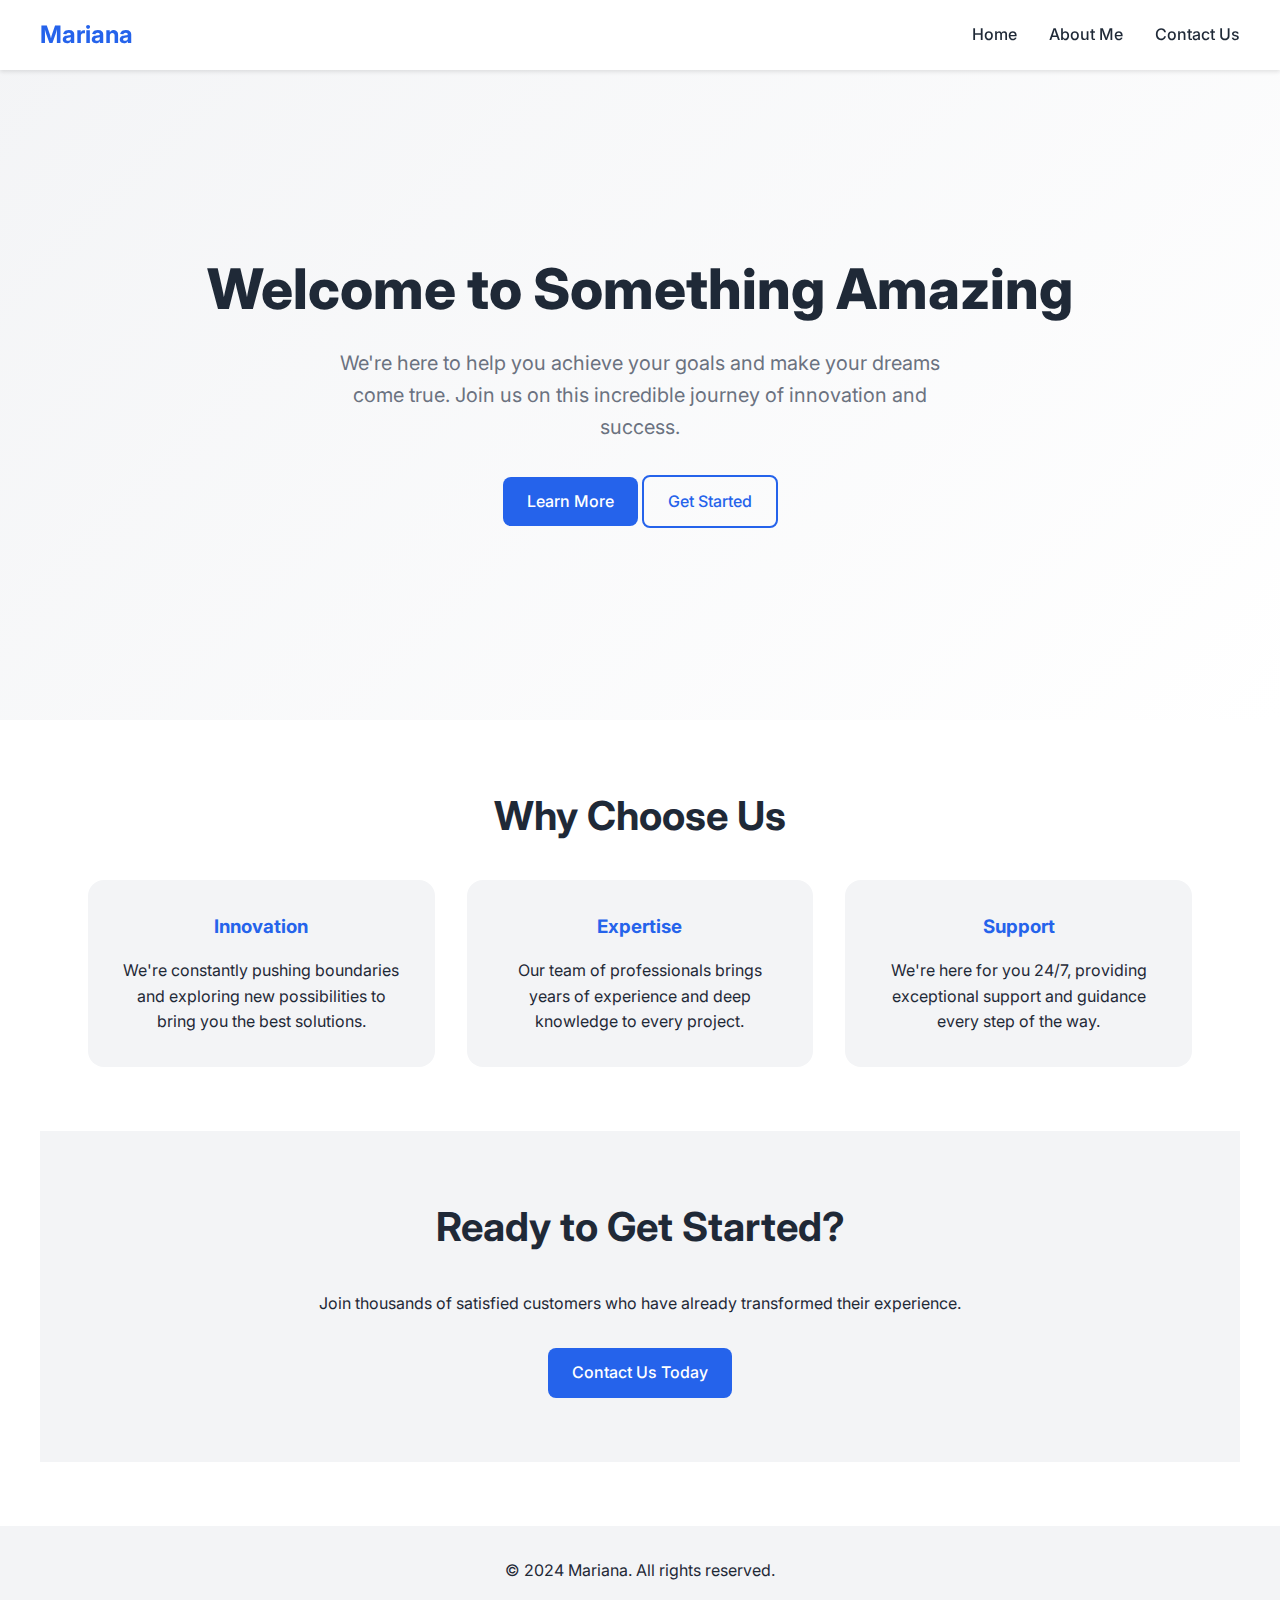
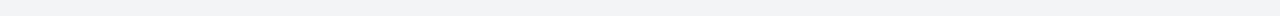
<file: index.html>
<!DOCTYPE html>
<html lang="en">
<head>
    <meta charset="UTF-8">
    <meta name="viewport" content="width=device-width, initial-scale=1.0">
    <title>Welcome to Our Amazing Platform</title>
    <link rel="stylesheet" href="styles.css">
    <link href="https://fonts.googleapis.com/css2?family=Inter:wght@400;500;600;700;800&display=swap" rel="stylesheet">
</head>
<body>
    <!-- Navigation -->
    <nav class="navbar">
        <div class="nav-container">
            <a href="index.html" class="logo">Mariana</a>
            <ul class="nav-links">
                <li><a href="index.html">Home</a></li>
                <li><a href="about.html">About Me</a></li>
                <li><a href="contact.html">Contact Us</a></li>
            </ul>
        </div>
    </nav>

    <!-- Hero Section -->
    <section class="hero">
        <div class="hero-content">
            <h1>Welcome to Something Amazing</h1>
            <p>We're here to help you achieve your goals and make your dreams come true. Join us on this incredible journey of innovation and success.</p>
            <div class="mt-4">
                <a href="#features" class="btn btn-primary">Learn More</a>
                <a href="contact.html" class="btn btn-secondary">Get Started</a>
            </div>
        </div>
    </section>

    <!-- Features Section -->
    <section id="features" class="section">
        <h2 class="section-title">Why Choose Us</h2>
        <div class="features-grid" style="display: grid; grid-template-columns: repeat(auto-fit, minmax(250px, 1fr)); gap: 2rem; padding: 0 1rem;">
            <div class="feature-card" style="background: var(--light-background); padding: 2rem; border-radius: 1rem; text-align: center;">
                <h3 style="margin-bottom: 1rem; color: var(--primary-color);">Innovation</h3>
                <p>We're constantly pushing boundaries and exploring new possibilities to bring you the best solutions.</p>
            </div>
            <div class="feature-card" style="background: var(--light-background); padding: 2rem; border-radius: 1rem; text-align: center;">
                <h3 style="margin-bottom: 1rem; color: var(--primary-color);">Expertise</h3>
                <p>Our team of professionals brings years of experience and deep knowledge to every project.</p>
            </div>
            <div class="feature-card" style="background: var(--light-background); padding: 2rem; border-radius: 1rem; text-align: center;">
                <h3 style="margin-bottom: 1rem; color: var(--primary-color);">Support</h3>
                <p>We're here for you 24/7, providing exceptional support and guidance every step of the way.</p>
            </div>
        </div>
    </section>

    <!-- Call to Action -->
    <section class="section" style="background: var(--light-background);">
        <div class="text-center">
            <h2 class="section-title">Ready to Get Started?</h2>
            <p class="mb-4">Join thousands of satisfied customers who have already transformed their experience.</p>
            <a href="contact.html" class="btn btn-primary">Contact Us Today</a>
        </div>
    </section>

    <!-- Footer -->
    <footer class="footer">
        <p>&copy; 2024 Mariana. All rights reserved.</p>
    </footer>
</body>
</html>
</file>
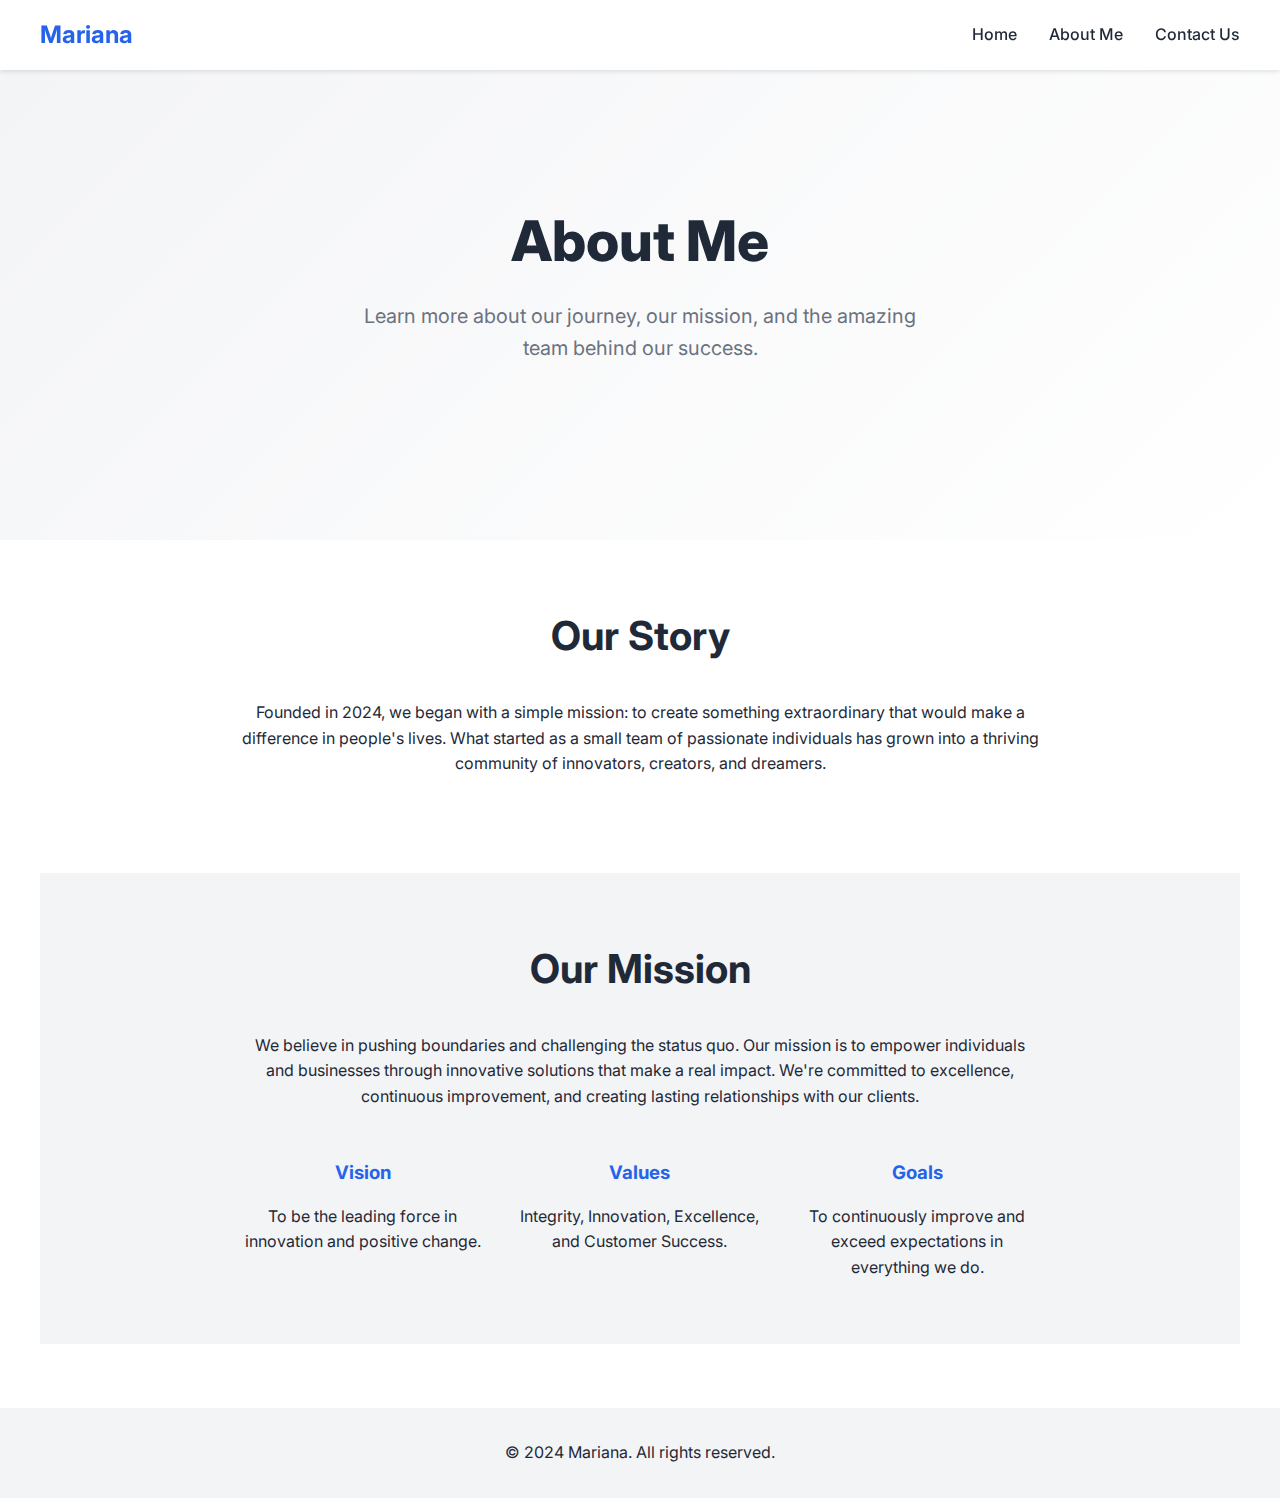
<file: about.html>
<!DOCTYPE html>
<html lang="en">
<head>
    <meta charset="UTF-8">
    <meta name="viewport" content="width=device-width, initial-scale=1.0">
    <title>About Me - Our Story</title>
    <link rel="stylesheet" href="styles.css">
    <link href="https://fonts.googleapis.com/css2?family=Inter:wght@400;500;600;700;800&display=swap" rel="stylesheet">
</head>
<body>
    <!-- Navigation -->
    <nav class="navbar">
        <div class="nav-container">
            <a href="index.html" class="logo">Mariana</a>
            <ul class="nav-links">
                <li><a href="index.html">Home</a></li>
                <li><a href="about.html">About Me</a></li>
                <li><a href="contact.html">Contact Us</a></li>
            </ul>
        </div>
    </nav>

    <!-- About Hero Section -->
    <section class="hero" style="min-height: 60vh;">
        <div class="hero-content">
            <h1>About Me</h1>
            <p class="mb-4">Learn more about our journey, our mission, and the amazing team behind our success.</p>
        </div>
    </section>

    <!-- Story Section -->
    <section class="section">
        <div class="text-center mb-4">
            <h2 class="section-title">Our Story</h2>
            <p style="max-width: 800px; margin: 0 auto;">
                Founded in 2024, we began with a simple mission: to create something extraordinary that would make a difference in people's lives. 
                What started as a small team of passionate individuals has grown into a thriving community of innovators, creators, and dreamers.
            </p>
        </div>
    </section>

    <!-- Mission Section -->
    <section class="section" style="background: var(--light-background);">
        <div class="text-center">
            <h2 class="section-title">Our Mission</h2>
            <div style="max-width: 800px; margin: 0 auto;">
                <p class="mb-4">
                    We believe in pushing boundaries and challenging the status quo. Our mission is to empower individuals and businesses 
                    through innovative solutions that make a real impact. We're committed to excellence, continuous improvement, and 
                    creating lasting relationships with our clients.
                </p>
                <div style="display: grid; grid-template-columns: repeat(auto-fit, minmax(200px, 1fr)); gap: 2rem; margin-top: 3rem;">
                    <div>
                        <h3 style="color: var(--primary-color); margin-bottom: 1rem;">Vision</h3>
                        <p>To be the leading force in innovation and positive change.</p>
                    </div>
                    <div>
                        <h3 style="color: var(--primary-color); margin-bottom: 1rem;">Values</h3>
                        <p>Integrity, Innovation, Excellence, and Customer Success.</p>
                    </div>
                    <div>
                        <h3 style="color: var(--primary-color); margin-bottom: 1rem;">Goals</h3>
                        <p>To continuously improve and exceed expectations in everything we do.</p>
                    </div>
                </div>
            </div>
        </div>
    </section>


    <!-- Footer -->
    <footer class="footer">
        <p>&copy; 2024 Mariana. All rights reserved.</p>
    </footer>
</body>
</html>
</file>
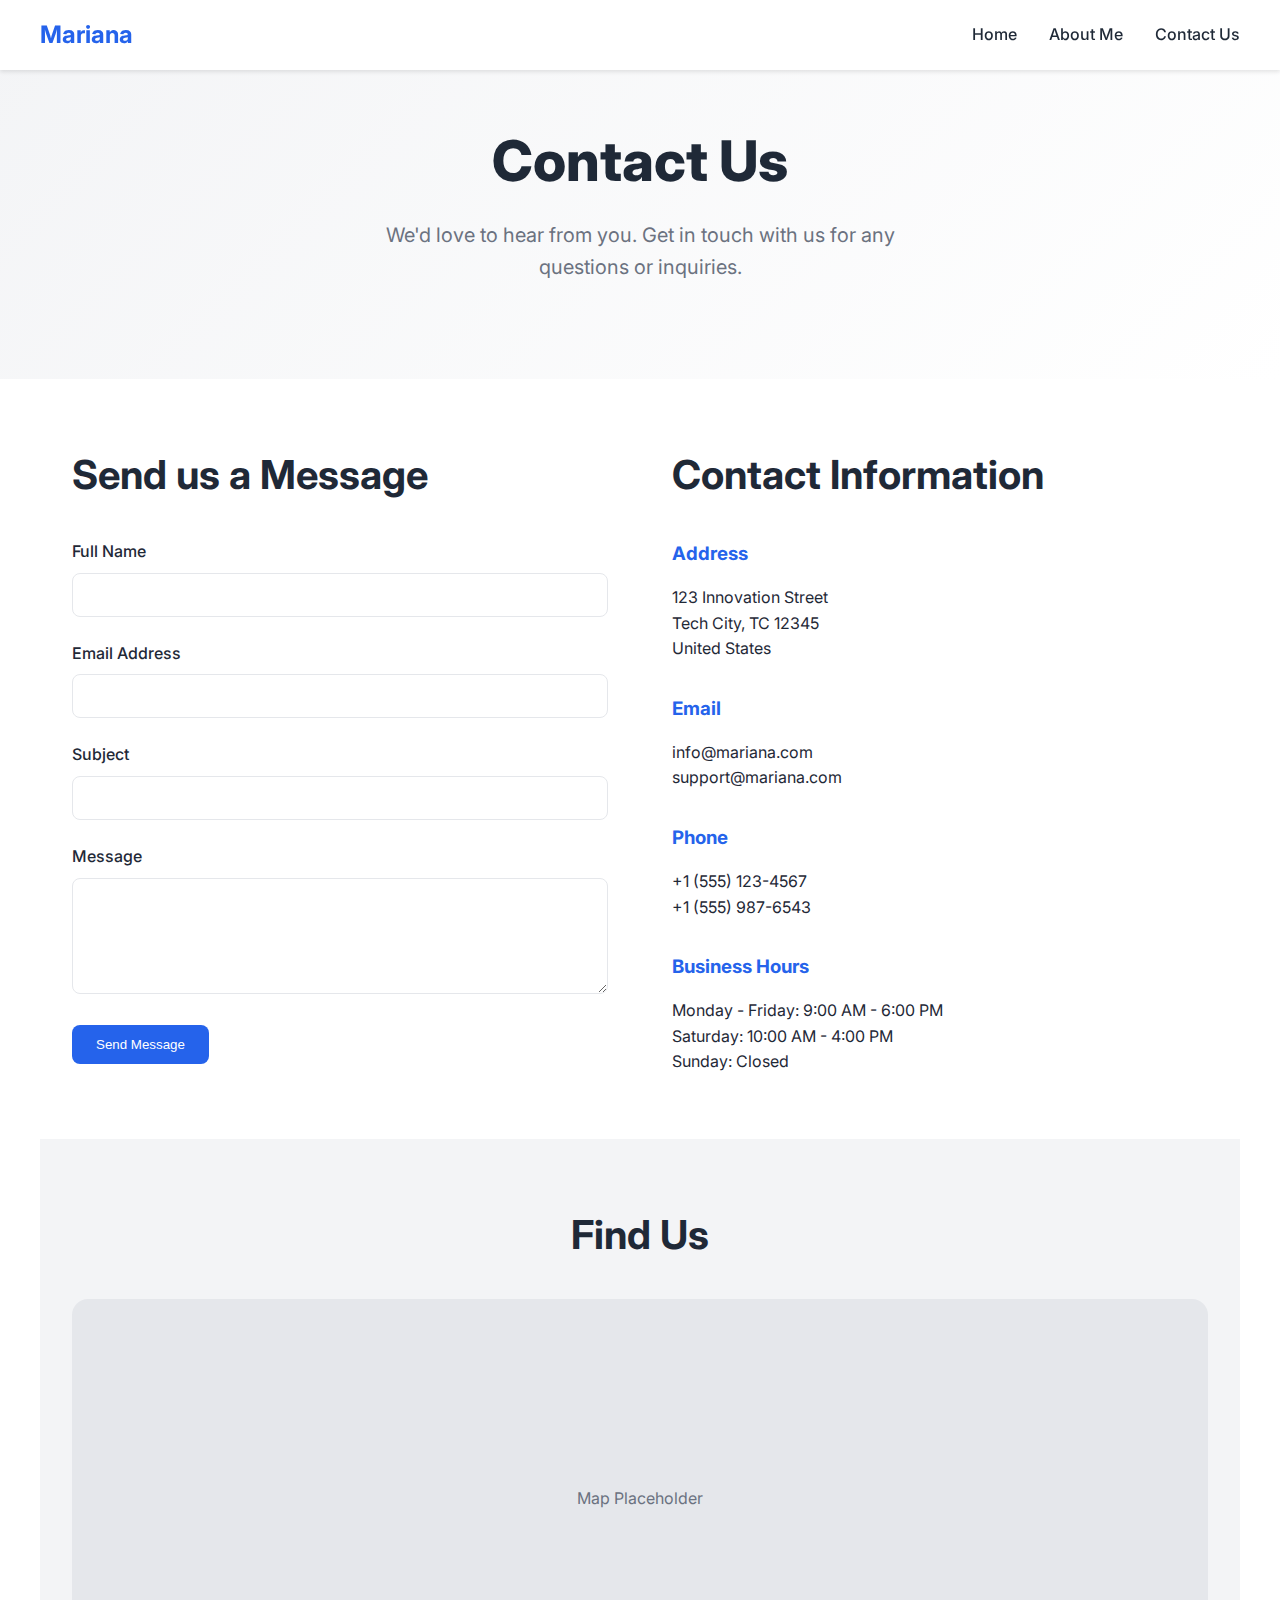
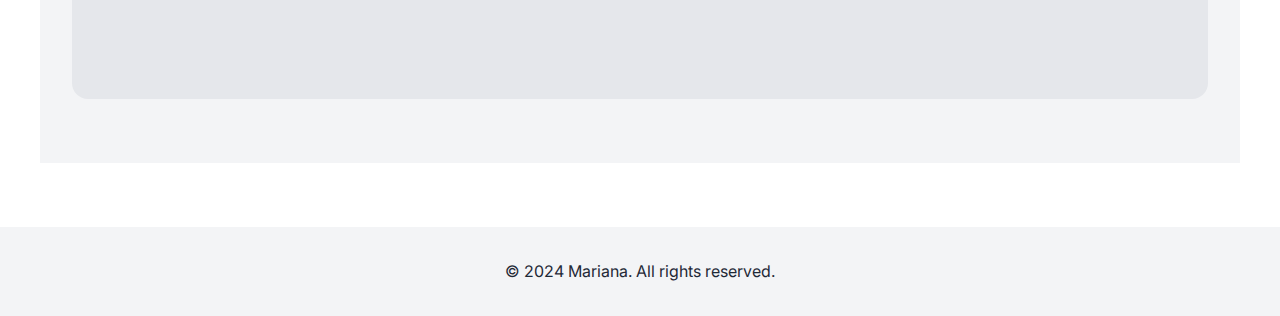
<file: contact.html>
<!DOCTYPE html>
<html lang="en">
<head>
    <meta charset="UTF-8">
    <meta name="viewport" content="width=device-width, initial-scale=1.0">
    <title>Contact Us - Get in Touch</title>
    <link rel="stylesheet" href="styles.css">
    <link href="https://fonts.googleapis.com/css2?family=Inter:wght@400;500;600;700;800&display=swap" rel="stylesheet">
</head>
<body>
    <!-- Navigation -->
    <nav class="navbar">
        <div class="nav-container">
            <a href="index.html" class="logo">Mariana</a>
            <ul class="nav-links">
                <li><a href="index.html">Home</a></li>
                <li><a href="about.html">About Me</a></li>
                <li><a href="contact.html">Contact Us</a></li>
            </ul>
        </div>
    </nav>

    <!-- Contact Hero Section -->
    <section class="hero" style="min-height: 40vh;">
        <div class="hero-content">
            <h1>Contact Us</h1>
            <p class="mb-4">We'd love to hear from you. Get in touch with us for any questions or inquiries.</p>
        </div>
    </section>

    <!-- Contact Section -->
    <section class="section">
        <div style="display: grid; grid-template-columns: repeat(auto-fit, minmax(300px, 1fr)); gap: 4rem; max-width: 1200px; margin: 0 auto;">
            <!-- Contact Form -->
            <div>
                <h2 class="section-title" style="text-align: left;">Send us a Message</h2>
                <form class="contact-form" action="#" method="POST">
                    <div class="form-group">
                        <label for="name">Full Name</label>
                        <input type="text" id="name" name="name" required>
                    </div>
                    <div class="form-group">
                        <label for="email">Email Address</label>
                        <input type="email" id="email" name="email" required>
                    </div>
                    <div class="form-group">
                        <label for="subject">Subject</label>
                        <input type="text" id="subject" name="subject" required>
                    </div>
                    <div class="form-group">
                        <label for="message">Message</label>
                        <textarea id="message" name="message" rows="5" required></textarea>
                    </div>
                    <button type="submit" class="btn btn-primary">Send Message</button>
                </form>
            </div>

            <!-- Contact Information -->
            <div>
                <h2 class="section-title" style="text-align: left;">Contact Information</h2>
                <div style="margin-bottom: 2rem;">
                    <h3 style="color: var(--primary-color); margin-bottom: 1rem;">Address</h3>
                    <p>123 Innovation Street<br>Tech City, TC 12345<br>United States</p>
                </div>
                <div style="margin-bottom: 2rem;">
                    <h3 style="color: var(--primary-color); margin-bottom: 1rem;">Email</h3>
                    <p>info@mariana.com<br>support@mariana.com</p>
                </div>
                <div style="margin-bottom: 2rem;">
                    <h3 style="color: var(--primary-color); margin-bottom: 1rem;">Phone</h3>
                    <p>+1 (555) 123-4567<br>+1 (555) 987-6543</p>
                </div>
                <div>
                    <h3 style="color: var(--primary-color); margin-bottom: 1rem;">Business Hours</h3>
                    <p>Monday - Friday: 9:00 AM - 6:00 PM<br>Saturday: 10:00 AM - 4:00 PM<br>Sunday: Closed</p>
                </div>
            </div>
        </div>
    </section>

    <!-- Map Section -->
    <section class="section" style="background: var(--light-background);">
        <div class="text-center">
            <h2 class="section-title">Find Us</h2>
            <div style="height: 400px; background: #e5e7eb; border-radius: 1rem; margin-top: 2rem;">
                <!-- Replace with actual map embed code -->
                <div style="display: flex; align-items: center; justify-content: center; height: 100%;">
                    <p style="color: var(--light-text);">Map Placeholder</p>
                </div>
            </div>
        </div>
    </section>

    <!-- Footer -->
    <footer class="footer">
        <p>&copy; 2024 Mariana. All rights reserved.</p>
    </footer>
</body>
</html>
</file>
<file: styles.css>
/* Modern CSS Reset and Variables */
:root {
    --primary-color: #2563eb;
    --secondary-color: #1e40af;
    --text-color: #1f2937;
    --light-text: #6b7280;
    --background: #ffffff;
    --light-background: #f3f4f6;
    --transition: all 0.3s ease;
}

* {
    margin: 0;
    padding: 0;
    box-sizing: border-box;
}

body {
    font-family: 'Inter', -apple-system, BlinkMacSystemFont, 'Segoe UI', Roboto, sans-serif;
    line-height: 1.6;
    color: var(--text-color);
    background-color: var(--background);
}

/* Navigation */
.navbar {
    background-color: var(--background);
    padding: 1rem 2rem;
    box-shadow: 0 2px 4px rgba(0, 0, 0, 0.1);
    position: fixed;
    width: 100%;
    top: 0;
    z-index: 1000;
}

.nav-container {
    max-width: 1200px;
    margin: 0 auto;
    display: flex;
    justify-content: space-between;
    align-items: center;
}

.logo {
    font-size: 1.5rem;
    font-weight: 700;
    color: var(--primary-color);
    text-decoration: none;
}

.nav-links {
    display: flex;
    gap: 2rem;
    list-style: none;
}

.nav-links a {
    text-decoration: none;
    color: var(--text-color);
    font-weight: 500;
    transition: var(--transition);
}

.nav-links a:hover {
    color: var(--primary-color);
}

/* Hero Section */
.hero {
    padding: 8rem 2rem 4rem;
    background: linear-gradient(135deg, var(--light-background) 0%, var(--background) 100%);
    min-height: 80vh;
    display: flex;
    align-items: center;
}

.hero-content {
    max-width: 1200px;
    margin: 0 auto;
    text-align: center;
}

.hero h1 {
    font-size: 3.5rem;
    font-weight: 800;
    margin-bottom: 1.5rem;
    line-height: 1.2;
}

.hero p {
    font-size: 1.25rem;
    color: var(--light-text);
    max-width: 600px;
    margin: 0 auto 2rem;
}

/* Buttons */
.btn {
    display: inline-block;
    padding: 0.75rem 1.5rem;
    border-radius: 0.5rem;
    font-weight: 500;
    text-decoration: none;
    transition: var(--transition);
    cursor: pointer;
    border: none;
}

.btn-primary {
    background-color: var(--primary-color);
    color: white;
}

.btn-primary:hover {
    background-color: var(--secondary-color);
    transform: translateY(-2px);
}

.btn-secondary {
    background-color: transparent;
    color: var(--primary-color);
    border: 2px solid var(--primary-color);
}

.btn-secondary:hover {
    background-color: var(--primary-color);
    color: white;
    transform: translateY(-2px);
}

/* Sections */
.section {
    padding: 4rem 2rem;
    max-width: 1200px;
    margin: 0 auto;
}

.section-title {
    font-size: 2.5rem;
    font-weight: 700;
    margin-bottom: 2rem;
    text-align: center;
}

/* Contact Form */
.contact-form {
    max-width: 600px;
    margin: 0 auto;
}

.form-group {
    margin-bottom: 1.5rem;
}

.form-group label {
    display: block;
    margin-bottom: 0.5rem;
    font-weight: 500;
}

.form-group input,
.form-group textarea {
    width: 100%;
    padding: 0.75rem;
    border: 1px solid #e5e7eb;
    border-radius: 0.5rem;
    font-size: 1rem;
    transition: var(--transition);
}

.form-group input:focus,
.form-group textarea:focus {
    outline: none;
    border-color: var(--primary-color);
    box-shadow: 0 0 0 3px rgba(37, 99, 235, 0.1);
}

/* Footer */
.footer {
    background-color: var(--light-background);
    padding: 2rem;
    text-align: center;
    margin-top: 4rem;
}

/* Responsive Design */
@media (max-width: 768px) {
    .nav-container {
        flex-direction: column;
        gap: 1rem;
    }

    .nav-links {
        flex-direction: column;
        text-align: center;
        gap: 1rem;
    }

    .hero h1 {
        font-size: 2.5rem;
    }

    .section {
        padding: 2rem 1rem;
    }
}

/* Utility Classes */
.text-center {
    text-align: center;
}

.mt-1 { margin-top: 0.5rem; }
.mt-2 { margin-top: 1rem; }
.mt-3 { margin-top: 1.5rem; }
.mt-4 { margin-top: 2rem; }

.mb-1 { margin-bottom: 0.5rem; }
.mb-2 { margin-bottom: 1rem; }
.mb-3 { margin-bottom: 1.5rem; }
.mb-4 { margin-bottom: 2rem; }
</file>
